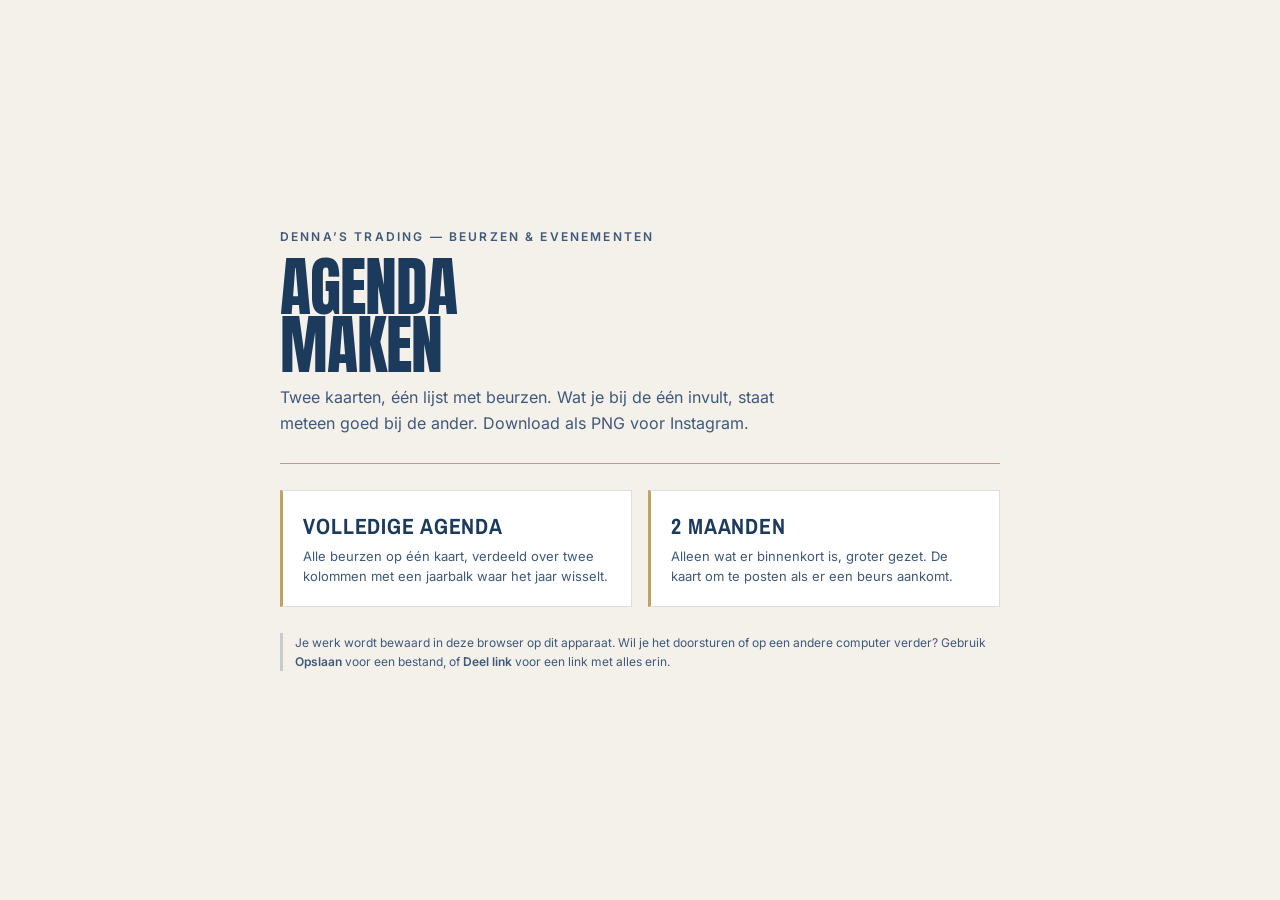
<file: index.html>
<!doctype html>
<html lang="nl">
<head>
<meta charset="utf-8">
<meta name="viewport" content="width=device-width,initial-scale=1">
<title>Denna’s Trading — Agenda maken</title>
<link rel="stylesheet" href="css/system.css">
<style>
  *{margin:0;padding:0;box-sizing:border-box}
  body{
    background:var(--paper);color:var(--ink-navy);min-height:100vh;
    font-family:'Inter',system-ui,sans-serif;display:flex;align-items:center;justify-content:center;padding:32px;
  }
  .wrap{max-width:720px;width:100%}
  .eyebrow{font-weight:600;text-transform:uppercase;letter-spacing:.18em;font-size:12px;color:var(--steel-on-paper)}
  h1{font-family:'Anton',sans-serif;font-weight:400;text-transform:uppercase;
     letter-spacing:-.015em;font-size:64px;line-height:.92;margin:14px 0 10px}
  .lead{color:var(--steel-on-paper);line-height:1.6;max-width:52ch}
  .hr{height:1.5px;background:var(--gold);margin:26px 0}
  .cards{display:grid;grid-template-columns:1fr 1fr;gap:16px}
  @media (max-width:640px){.cards{grid-template-columns:1fr}h1{font-size:44px}}
  a.card{
    display:block;text-decoration:none;color:inherit;background:#fff;
    border:1px solid rgba(27,58,92,.16);border-left:3px solid var(--gold);
    padding:20px;transition:border-color .15s ease,transform .15s ease;
  }
  a.card:hover{border-color:var(--gold);transform:translateY(-2px)}
  a.card h2{font-family:'Archivo Narrow',sans-serif;font-weight:700;text-transform:uppercase;
            letter-spacing:.04em;font-size:22px;margin-bottom:6px}
  a.card p{color:var(--steel-on-paper);line-height:1.5;font-size:13px}
  .note{margin-top:26px;font-size:12px;color:var(--steel-on-paper);line-height:1.6;
        border-left:3px solid rgba(27,58,92,.2);padding-left:12px}
</style>
</head>
<body>
  <div class="wrap">
    <div class="eyebrow">Denna’s Trading — beurzen &amp; evenementen</div>
    <h1>Agenda<br>maken</h1>
    <p class="lead">Twee kaarten, één lijst met beurzen. Wat je bij de één invult,
      staat meteen goed bij de ander. Download als PNG voor Instagram.</p>
    <div class="hr"></div>
    <div class="cards">
      <a class="card" href="agenda.html">
        <h2>Volledige agenda</h2>
        <p>Alle beurzen op één kaart, verdeeld over twee kolommen met een jaarbalk waar het jaar wisselt.</p>
      </a>
      <a class="card" href="snapshot.html">
        <h2>2 maanden</h2>
        <p>Alleen wat er binnenkort is, groter gezet. De kaart om te posten als er een beurs aankomt.</p>
      </a>
    </div>
    <p class="note">Je werk wordt bewaard in deze browser op dit apparaat.
      Wil je het doorsturen of op een andere computer verder? Gebruik <strong>Opslaan</strong>
      voor een bestand, of <strong>Deel link</strong> voor een link met alles erin.</p>
  </div>
</body>
</html>
</file>
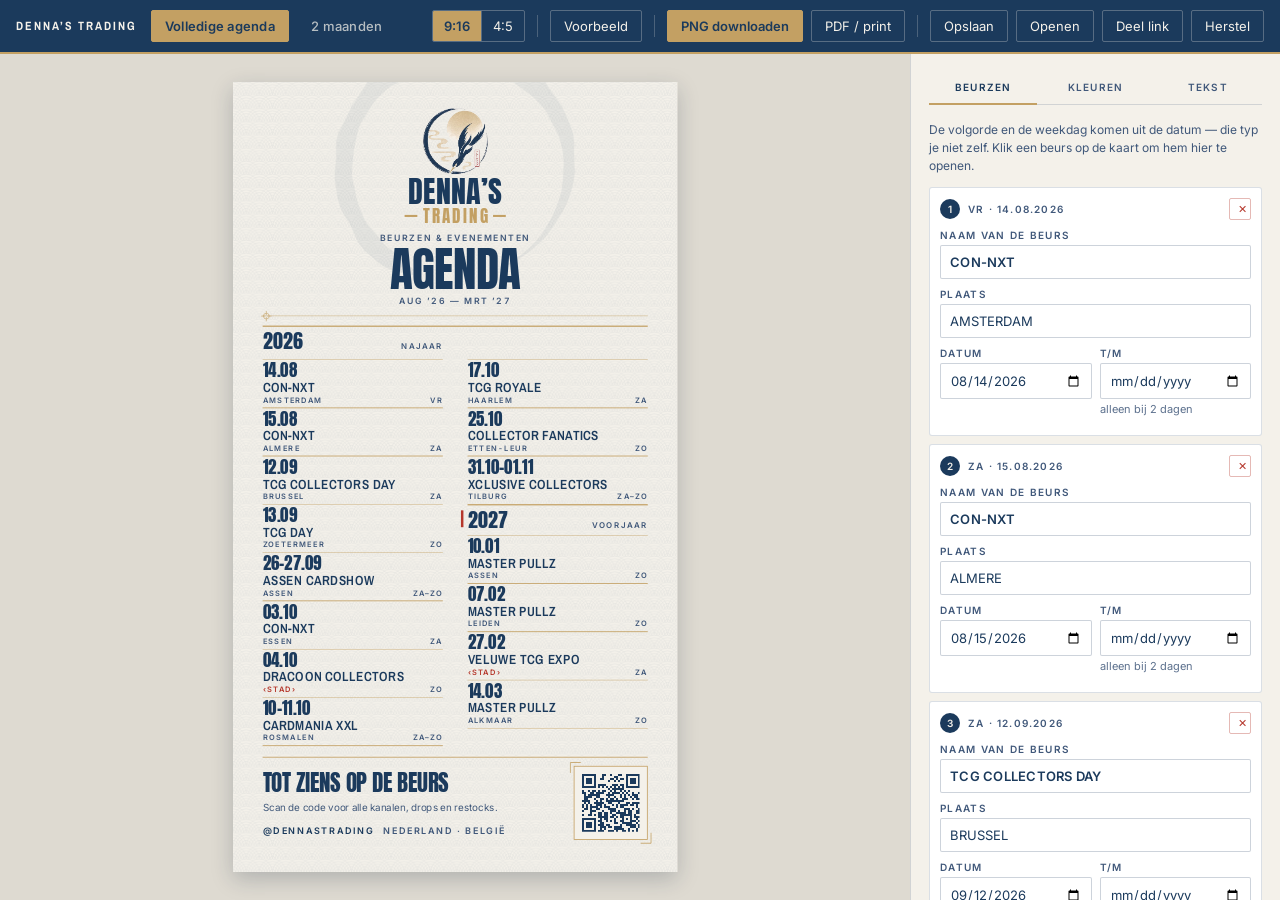
<file: agenda.html>
<!doctype html>
<html lang="nl">
<head>
<meta charset="utf-8">
<meta name="viewport" content="width=device-width,initial-scale=1">
<title>Denna’s Trading — Volledige agenda</title>
<link rel="stylesheet" href="css/system.css">
<link rel="stylesheet" href="css/editor.css">
</head>
<body>
<div class="app">
  <header class="bar">
    <span class="mark">Denna’s Trading</span>
    <a class="tab on" href="agenda.html">Volledige agenda</a>
    <a class="tab" href="snapshot.html">2 maanden</a>
    <span class="spacer"></span>
    <span class="seg" title="Formaat">
      <button class="btn" data-format="story">9:16</button>
      <button class="btn" data-format="post">4:5</button>
    </span>
    <span class="sep"></span>
    <button class="btn" id="preview">Voorbeeld</button>
    <span class="sep"></span>
    <button class="btn primary" id="png">PNG downloaden</button>
    <button class="btn" id="pdf">PDF / print</button>
    <span class="sep"></span>
    <button class="btn" id="save">Opslaan</button>
    <button class="btn" id="open">Openen</button>
    <button class="btn" id="share">Deel link</button>
    <button class="btn" id="reset">Herstel</button>
  </header>
  <div class="main">
    <div class="stage"><div class="stage-inner"><div class="page"></div></div></div>
    <aside class="panel" id="panel"></aside>
  </div>
</div>

<script src="js/vendor/qrcode.min.js"></script>
<script src="js/vendor/html-to-image.min.js"></script>
<script src="js/brand.js"></script>
<script src="js/store.js"></script>
<script src="js/editor.js"></script>
<script src="js/card.js"></script>
<script src="js/panel.js"></script>
<script src="js/agenda.js"></script>
<script>
  /* No `extra` here: the Beurzen section explains itself, and a
     second hint above it just pushed the list further down. */
  AgendaPanel.init({ mount: '#panel' });
  Agenda.init();
  Editor.wireBar({ filename: 'dennas-agenda.png', onData: function () { Agenda.render(); } });
</script>
</body>
</html>
</file>
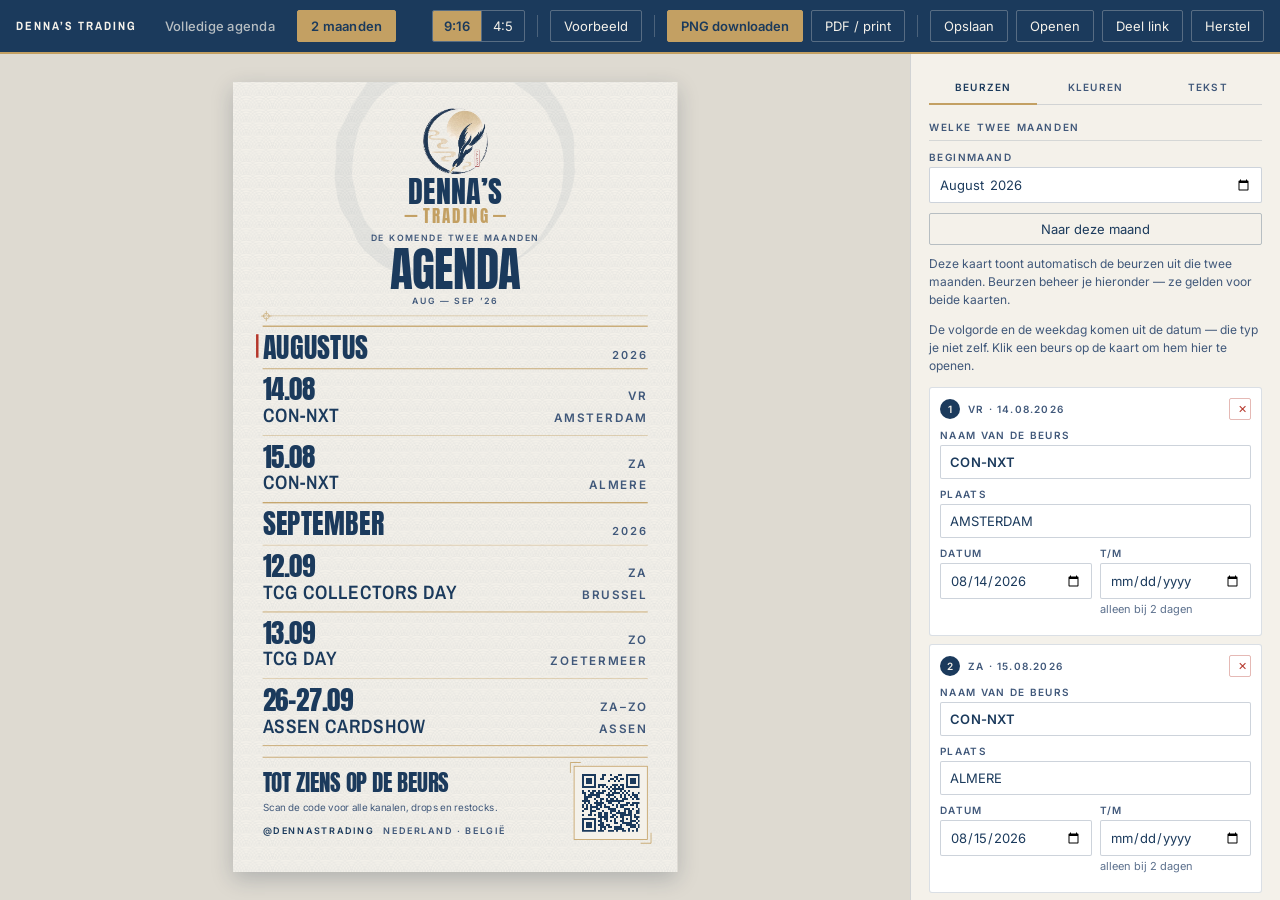
<file: snapshot.html>
<!doctype html>
<html lang="nl">
<head>
<meta charset="utf-8">
<meta name="viewport" content="width=device-width,initial-scale=1">
<title>Denna’s Trading — Agenda, 2 maanden</title>
<link rel="stylesheet" href="css/system.css">
<link rel="stylesheet" href="css/editor.css">
</head>
<body>
<div class="app">
  <header class="bar">
    <span class="mark">Denna’s Trading</span>
    <a class="tab" href="agenda.html">Volledige agenda</a>
    <a class="tab on" href="snapshot.html">2 maanden</a>
    <span class="spacer"></span>
    <span class="seg" title="Formaat">
      <button class="btn" data-format="story">9:16</button>
      <button class="btn" data-format="post">4:5</button>
    </span>
    <span class="sep"></span>
    <button class="btn" id="preview">Voorbeeld</button>
    <span class="sep"></span>
    <button class="btn primary" id="png">PNG downloaden</button>
    <button class="btn" id="pdf">PDF / print</button>
    <span class="sep"></span>
    <button class="btn" id="save">Opslaan</button>
    <button class="btn" id="open">Openen</button>
    <button class="btn" id="share">Deel link</button>
    <button class="btn" id="reset">Herstel</button>
  </header>
  <div class="main">
    <div class="stage"><div class="stage-inner"><div class="page"></div></div></div>
    <aside class="panel" id="panel"></aside>
  </div>
</div>

<script src="js/vendor/qrcode.min.js"></script>
<script src="js/vendor/html-to-image.min.js"></script>
<script src="js/brand.js"></script>
<script src="js/store.js"></script>
<script src="js/editor.js"></script>
<script src="js/card.js"></script>
<script src="js/panel.js"></script>
<script src="js/snapshot.js"></script>
<script>
  /* The window picker. It only chooses which two months are shown —
     the shows themselves are the same list the full agenda uses, so
     the two artboards can never drift apart. */
  AgendaPanel.init({
    mount: '#panel',
    extra: function (mount, st) {
      var el = Editor.el;
      mount.appendChild(el('h2', { text: 'Welke twee maanden' }));
      var picker = el('input', {
        type: 'month', value: st.snapshot.from,
        onchange: function () {
          Store.setPath('snapshot.from', this.value, true);
          AgendaPanel.redrawAll();
        }
      });
      mount.appendChild(el('div', { class: 'field' }, [
        el('label', { text: 'Beginmaand' }), picker
      ]));
      mount.appendChild(el('button', {
        class: 'btn', style: 'width:100%;border-color:rgba(27,58,92,.28);color:var(--ink-navy)',
        text: 'Naar deze maand',
        onclick: function () {
          var d = new Date();
          var m = d.getFullYear() + '-' + (d.getMonth() + 1 < 10 ? '0' : '') + (d.getMonth() + 1);
          Store.setPath('snapshot.from', m, true);
          AgendaPanel.redrawAll();
        }
      }));
      mount.appendChild(el('p', { class: 'hint', style: 'margin-top:10px', text:
        'Deze kaart toont automatisch de beurzen uit die twee maanden. ' +
        'Beurzen beheer je hieronder — ze gelden voor beide kaarten.' }));
    }
  });
  Snapshot.init();
  Editor.wireBar({ filename: 'dennas-agenda-2maanden.png', onData: function () { Snapshot.render(); } });
</script>
</body>
</html>
</file>
<file: css/system.css>
/* ============================================================
   DENNA'S TRADING — DESIGN SYSTEM (browser build)

   A port of src/system.css for the editable artboards. The print
   original authors every measurement in millimetres because 1mm
   has to survive a press; these two artboards are screen files at
   a fixed 1080x1350, so the same geometry is authored in pixels
   and the palette, type roles and depth planes come across
   unchanged. Nothing here is a new design decision.
   ============================================================ */

/* ---------- 1. TYPEFACES (self-hosted — no CDN, no tracking) ---------- */
@font-face{font-family:'Anton';src:url('../fonts/Anton-Regular.ttf') format('truetype');font-weight:400;font-display:block}
@font-face{font-family:'Archivo Narrow';src:url('../fonts/ArchivoNarrow-Regular.ttf') format('truetype');font-weight:400;font-display:block}
@font-face{font-family:'Archivo Narrow';src:url('../fonts/ArchivoNarrow-SemiBold.ttf') format('truetype');font-weight:600;font-display:block}
@font-face{font-family:'Archivo Narrow';src:url('../fonts/ArchivoNarrow-Bold.ttf') format('truetype');font-weight:700;font-display:block}
@font-face{font-family:'Inter';src:url('../fonts/Inter-Regular.ttf') format('truetype');font-weight:400;font-display:block}
@font-face{font-family:'Inter';src:url('../fonts/Inter-Medium.ttf') format('truetype');font-weight:500;font-display:block}
@font-face{font-family:'Inter';src:url('../fonts/Inter-SemiBold.ttf') format('truetype');font-weight:600;font-display:block}

/* ---------- 2. PALETTE (strict — six values, nothing else) ---------- */
:root{
  --ink-navy:#1B3A5C;   /* primary dark field                    */
  --deep-ink:#10233A;   /* shadow plane                          */
  --gold:#C3A063;       /* accents, rules, secondary type        */
  --pale-gold:#E3D2AC;  /* tints                                 */
  --paper:#F4F1EA;      /* light field                           */
  --seal-red:#B5372B;   /* max ONE element per layout            */
  --steel-on-paper:#40587A;  /* navy lightened toward paper */
  --steel-on-navy:#A8BBD0;   /* paper darkened toward navy  */
}

/* ---------- 3. TYPE ROLES ---------- */
.display{
  font-family:'Anton',sans-serif;font-weight:400;
  text-transform:uppercase;letter-spacing:-0.015em;line-height:0.92;
}
.body{font-family:'Inter',sans-serif;font-weight:400;line-height:1.45;}
.body-med{font-family:'Inter',sans-serif;font-weight:500;line-height:1.45;}
.label{
  font-family:'Inter',sans-serif;font-weight:600;
  text-transform:uppercase;letter-spacing:0.18em;line-height:1;
}
.label-narrow{
  font-family:'Archivo Narrow',sans-serif;font-weight:600;
  text-transform:uppercase;letter-spacing:0.18em;line-height:1;
}

/* ---------- 4. THE ARTBOARD ----------
   Fixed 1080x1350 (Instagram 4:5). It is never resized — the page
   scales it with a transform so that what is exported is always
   the same pixel grid the layout was authored on. */
/* 1080 wide always; the height is the chosen format and is set by
   Editor.setSize, which also rewrites the print page box. */
.page{
  position:relative;overflow:hidden;background:var(--paper);
  width:1080px;height:1920px;
  transform-origin:top left;
}
.page *{
  margin:0;padding:0;box-sizing:border-box;
  font-variant-numeric:tabular-nums lining-nums;
  font-feature-settings:"tnum" 1,"lnum" 1;
}

/* ---------- 5. DEPTH PLANES (back to front) ----------
   plane 1: field + traditional pattern at 4-8%
   plane 2: one oversized graphic gesture at 6-10%
   plane 3: content — type, panels, hairline rules
   plane 4: foreground accents — registration marks, brackets */
.plane-1{position:absolute;inset:0;z-index:1;}
.plane-2{position:absolute;inset:0;z-index:2;pointer-events:none;}
.plane-3{position:absolute;inset:0;z-index:3;}
.plane-4{position:absolute;inset:0;z-index:4;pointer-events:none;}

.logo-slot svg{width:100%;height:100%;display:block}
</file>
<file: css/editor.css>
/* ============================================================
   EDITOR CHROME

   Everything in this file is the tool, not the artwork. None of it
   may reach an export: the PNG writer is handed a filter that drops
   `.chrome`, and `body.exporting` kills every hover affordance in
   case the cursor happens to be resting on a field when the button
   is pressed.

   The chrome borrows the brand palette so the tool and the thing
   being made read as one product, but it is deliberately quieter —
   no Anton, no gold rules, nothing that competes with the artboard.
   ============================================================ */

*{margin:0;padding:0;box-sizing:border-box}
html,body{height:100%}
body{
  background:#DEDAD1;color:var(--ink-navy);
  font-family:'Inter',system-ui,sans-serif;font-size:13px;
  -webkit-font-smoothing:antialiased;
}
button,input,select,textarea{font:inherit;color:inherit}

.app{display:flex;flex-direction:column;height:100%}

/* ---------- toolbar ---------- */
.bar{
  display:flex;align-items:center;gap:8px;flex:none;
  padding:10px 16px;background:var(--ink-navy);color:var(--paper);
  border-bottom:2px solid var(--gold);
}
.bar .mark{
  font-family:'Archivo Narrow',sans-serif;font-weight:700;text-transform:uppercase;
  letter-spacing:0.16em;font-size:12px;color:var(--paper);margin-right:6px;white-space:nowrap;
}
.bar .sep{width:1px;height:22px;background:rgba(244,241,234,.22);margin:0 4px}
.seg{display:flex;border:1px solid rgba(244,241,234,.28);border-radius:2px;overflow:hidden}
.seg .btn{border:0;border-radius:0;padding:7px 11px}
.seg .btn + .btn{border-left:1px solid rgba(244,241,234,.28)}
.seg .btn.on{background:var(--gold);color:var(--ink-navy);font-weight:600}
.bar .spacer{flex:1}
.tab{
  padding:7px 13px;border-radius:2px;text-decoration:none;white-space:nowrap;
  color:rgba(244,241,234,.72);border:1px solid transparent;
  font-weight:500;letter-spacing:.02em;
}
.tab:hover{color:var(--paper);border-color:rgba(244,241,234,.28)}
.tab.on{color:var(--ink-navy);background:var(--gold);border-color:var(--gold);font-weight:600}

.btn{
  padding:7px 13px;border:1px solid rgba(244,241,234,.28);background:transparent;
  color:var(--paper);border-radius:2px;cursor:pointer;white-space:nowrap;
  transition:background .12s ease,border-color .12s ease;
}
.btn:hover{background:rgba(244,241,234,.12);border-color:rgba(244,241,234,.5)}
.btn.primary{background:var(--gold);border-color:var(--gold);color:var(--ink-navy);font-weight:600}
.btn.primary:hover{background:#d0ae70}
.btn:disabled{opacity:.5;cursor:default}

/* ---------- workspace ---------- */
.main{display:flex;flex:1;min-height:0}
.stage{
  flex:1;min-width:0;overflow:auto;padding:28px;
  display:flex;align-items:flex-start;justify-content:center;
}
.stage-inner{position:relative;flex:none}
.page{box-shadow:0 18px 50px rgba(16,35,58,.22)}

/* ---------- side panel ---------- */
.panel{
  width:370px;flex:none;background:var(--paper);border-left:1px solid rgba(27,58,92,.16);
  overflow:auto;padding:18px 18px 60px;
}
.panel h2{
  font-family:'Inter',sans-serif;font-weight:600;text-transform:uppercase;
  letter-spacing:.16em;font-size:10px;color:var(--steel-on-paper);
  margin:22px 0 10px;padding-bottom:7px;border-bottom:1px solid rgba(27,58,92,.14);
}
.panel h2:first-child{margin-top:0}
.hint{color:var(--steel-on-paper);line-height:1.5;margin-bottom:12px;font-size:12px}

.field{margin-bottom:10px}
.field label{
  display:block;font-size:10px;font-weight:600;text-transform:uppercase;
  letter-spacing:.14em;color:var(--steel-on-paper);margin-bottom:4px;
}
.field input,.field select{
  width:100%;padding:8px 9px;border:1px solid rgba(27,58,92,.22);
  background:#fff;border-radius:2px;
}
.field input:focus,.field select:focus{outline:2px solid var(--gold);outline-offset:-1px;border-color:var(--gold)}

/* ---------- the show list ---------- */
.show{
  border:1px solid rgba(27,58,92,.16);background:#fff;border-radius:3px;
  padding:10px;margin-bottom:8px;position:relative;
}
.show.active{border-color:var(--gold);box-shadow:0 0 0 2px rgba(195,160,99,.28)}
.show.dim{opacity:.45}
.show .row{display:flex;gap:6px}
.show .row + .row{margin-top:6px}
.show input{
  width:100%;padding:6px 8px;border:1px solid rgba(27,58,92,.18);border-radius:2px;background:#fff;
}
.show input.name{font-weight:600;letter-spacing:.02em;text-transform:uppercase}
.show input:focus{outline:2px solid var(--gold);outline-offset:-1px}
.show .meta{
  display:flex;align-items:center;justify-content:space-between;gap:8px;
  margin-top:7px;font-size:10px;letter-spacing:.13em;text-transform:uppercase;
  color:var(--steel-on-paper);font-weight:600;
}
.show .kill{
  border:1px solid rgba(181,55,43,.4);background:transparent;color:var(--seal-red);
  padding:3px 8px;border-radius:2px;cursor:pointer;font-size:10px;letter-spacing:.1em;
}
.show .kill:hover{background:var(--seal-red);color:#fff;border-color:var(--seal-red)}
.show .marker{color:var(--seal-red)}

/* ---------- warnings ---------- */
.warn{
  border-left:3px solid var(--seal-red);background:rgba(181,55,43,.07);
  padding:9px 11px;margin-bottom:12px;line-height:1.5;color:var(--ink-navy);font-size:12px;
}
.warn strong{display:block;margin-bottom:2px}
.ok{border-left-color:var(--gold);background:rgba(195,160,99,.12)}

/* ---------- in-artboard editing ----------
   A dotted rule under anything typeable, and only on hover, so the
   artboard still reads as the finished piece while you work on it. */
.page [data-edit]{
  cursor:text;border-radius:1px;
  box-shadow:0 1px 0 0 rgba(27,58,92,0);
  transition:box-shadow .12s ease,background-color .12s ease;
}
.page [data-edit]:hover{box-shadow:0 1px 0 0 rgba(27,58,92,.35)}
.page [data-edit]:focus{
  outline:none;background:rgba(195,160,99,.20);
  box-shadow:0 1px 0 0 var(--gold);
}
.chrome{position:absolute;z-index:9}
.row-hit{cursor:pointer}
.row-hit:hover{background:rgba(195,160,99,.13)}
.row-hit.active{background:rgba(195,160,99,.20)}

body.exporting .page [data-edit]{box-shadow:none!important;background:transparent!important}
body.exporting .chrome{display:none!important}
body.preview .page [data-edit]{box-shadow:none!important;background:transparent!important;cursor:default}
body.preview .chrome{display:none!important}

/* ---------- print / save as PDF ----------
   The page box is set to the artboard's own pixel size, so a
   browser PDF comes out at exactly 1080x1350 with live type. */
@media print{
  /* the page box itself is written by Editor.setSize */
  body{background:#fff}
  .bar,.panel,.chrome{display:none!important}
  .main,.stage{display:block;padding:0;overflow:visible}
  .stage-inner{width:auto;height:auto}
  .page{transform:none!important;box-shadow:none!important;margin:0}
  .page [data-edit]{box-shadow:none!important;background:transparent!important}
}

/* ---------- panel sections ----------
   Three tabs rather than one long scroll: the colour controls used
   to sit below eighteen show cards, which is the same as not being
   there at all. */
.pnav{display:flex;gap:4px;margin:0 0 16px;border-bottom:1px solid rgba(27,58,92,.16);padding-bottom:0}
.pnav-b{
  flex:1;padding:9px 4px 10px;border:0;background:transparent;cursor:pointer;
  font-weight:600;text-transform:uppercase;letter-spacing:.12em;font-size:10px;
  color:var(--steel-on-paper);border-bottom:2px solid transparent;margin-bottom:-1px;
}
.pnav-b:hover{color:var(--ink-navy)}
.pnav-b.on{color:var(--ink-navy);border-bottom-color:var(--gold)}

.panel h3{
  font-size:10px;font-weight:600;text-transform:uppercase;letter-spacing:.14em;
  color:var(--steel-on-paper);margin:20px 0 8px;padding-bottom:5px;
  border-bottom:1px solid rgba(27,58,92,.12);
}
.panel h3:first-child{margin-top:4px}
.btn.wide{width:100%;margin-top:8px}
.btn.ghost{border-color:rgba(27,58,92,.28);color:var(--ink-navy)}
.btn.ghost:hover{background:rgba(27,58,92,.06)}

/* ---------- labelled fields ----------
   Four bare inputs in a box is a puzzle; every one now says what it
   holds, and the optional ones say that too. */
.f{display:block;margin-bottom:9px}
.f-l{
  display:block;font-size:10px;font-weight:600;text-transform:uppercase;
  letter-spacing:.13em;color:var(--steel-on-paper);margin-bottom:4px;
}
.f-n{display:block;font-size:11px;color:var(--steel-on-paper);margin-top:3px;opacity:.85}
.f input{
  width:100%;padding:8px 9px;border:1px solid rgba(27,58,92,.22);
  background:#fff;border-radius:2px;
}
.f input:focus{outline:2px solid var(--gold);outline-offset:-1px;border-color:var(--gold)}
.f input.name{font-weight:600;letter-spacing:.02em;text-transform:uppercase}
.pair{display:flex;gap:8px}
.pair .f{flex:1;min-width:0}

/* ---------- a show ---------- */
.show-h{display:flex;align-items:center;gap:8px;margin-bottom:9px}
.show-h .num{
  flex:none;width:20px;height:20px;border-radius:50%;background:var(--ink-navy);
  color:var(--paper);font-size:10px;font-weight:600;
  display:flex;align-items:center;justify-content:center;
}
.show-h .stamp{
  flex:1;min-width:0;font-size:10px;font-weight:600;letter-spacing:.12em;
  text-transform:uppercase;color:var(--steel-on-paper);
}
.show-h .stamp.marker{color:var(--seal-red)}
.show .kill{
  flex:none;width:22px;height:22px;line-height:1;cursor:pointer;
  border:1px solid rgba(181,55,43,.35);background:transparent;color:var(--seal-red);
  border-radius:2px;font-size:11px;
}
.show .kill:hover{background:var(--seal-red);color:#fff;border-color:var(--seal-red)}

/* ---------- colour rows ---------- */
.crow{display:flex;align-items:center;gap:7px;padding:3px 0;border-radius:2px}
.crow:hover{background:rgba(195,160,99,.12)}
.crow > span{flex:1;min-width:0;font-size:12px}
.crow .hex{
  width:76px;flex:none;padding:5px 6px;font-size:11px;letter-spacing:.04em;
  border:1px solid rgba(27,58,92,.18);border-radius:2px;background:#fff;
  font-family:ui-monospace,SFMono-Regular,Menlo,monospace;text-transform:uppercase;
}
.crow .hex:focus{outline:2px solid var(--gold);outline-offset:-1px}
.crow input[type="color"]{
  width:38px;height:26px;flex:none;padding:0;cursor:pointer;background:#fff;
  border:1px solid rgba(27,58,92,.22);border-radius:2px;
}
.crow input[type="color"]::-webkit-color-swatch-wrapper{padding:2px}
.crow input[type="color"]::-webkit-color-swatch{border:0;border-radius:1px}
.crow .undo{
  width:24px;height:24px;flex:none;cursor:pointer;line-height:1;
  border:1px solid rgba(27,58,92,.22);background:transparent;border-radius:2px;
  color:var(--steel-on-paper);
}
.crow .undo:hover:not(:disabled){border-color:var(--gold);color:var(--ink-navy)}
.crow .undo:disabled{opacity:.25;cursor:default}

/* ---------- hover-to-locate ----------
   Editor furniture: the outline says which element a swatch paints.
   It is stripped from the export along with every other affordance. */
.page [data-part].spot{
  outline:2px solid var(--seal-red);outline-offset:3px;
  border-radius:1px;
}
body.exporting .page [data-part]{outline:none!important}
body.preview .page [data-part]{outline:none!important}
</file>
